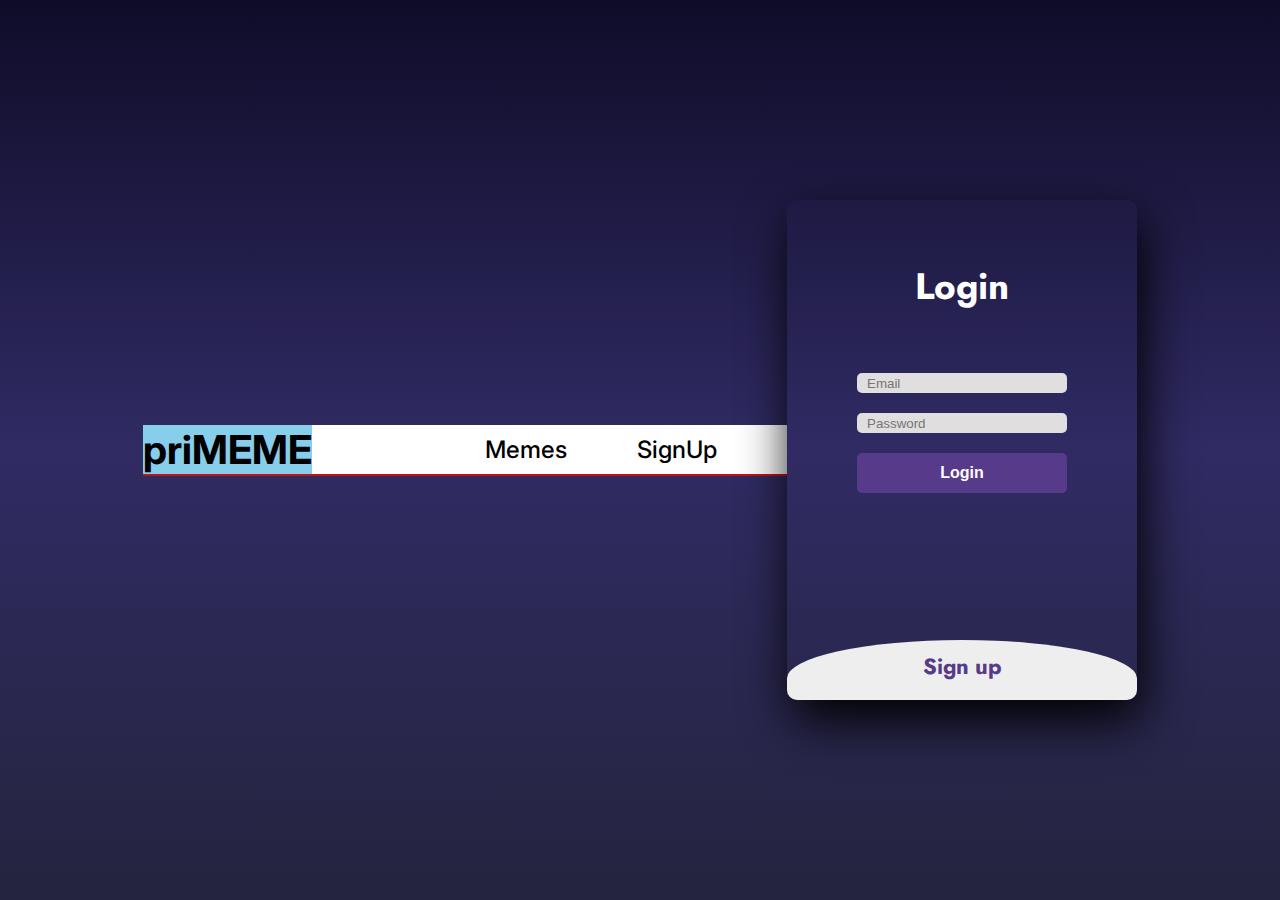
<file: login.html>
<!DOCTYPE html>
<html>
<head>
	<title>Slide Navbar</title>
	<link rel="stylesheet" type="text/css" href="login.css">
<link href="https://fonts.googleapis.com/css2?family=Jost:wght@500&display=swap" rel="stylesheet">
</head>
<body>
	<div class="navbar" style="border-bottom: 2px solid rgb(192, 19, 19)!important;
	box-shadow: #cf0202;">
	  <div class="logo">
		  <a href="index.html" style="text-decoration: none;"> <p>priMEME</p></a>
	  </div>
	  <div class="nav-links" style="margin-right: 70px;">
		<a href="meme.html">Memes</a>
		<!-- <a href="login.html">Login</a> -->
		<a href="Signup.html" >SignUp</a>
	  </div>
	</div>
	<div class="main">  	
		<input type="checkbox" id="chk" aria-hidden="true">

			<div class="signup">
				<form>
					<label for="chk" aria-hidden="true">Login</label>
					<input type="email" name="email" placeholder="Email" required="">
					<input type="password" name="pswd" placeholder="Password" required="">
					<button>Login</button>
				</form>
			</div>

			<div class="login">
				<form>
					
          <label for="chk" aria-hidden="true">Sign up</label>
					<input type="text" name="txt" placeholder="User name" required="">
					<input type="email" name="email" placeholder="Email" required="">
					<input type="password" name="pswd" placeholder="Password" required="">
					<button>Sign up</button>
				</form>
			</div>
	</div>
</body>
</html>
</file>
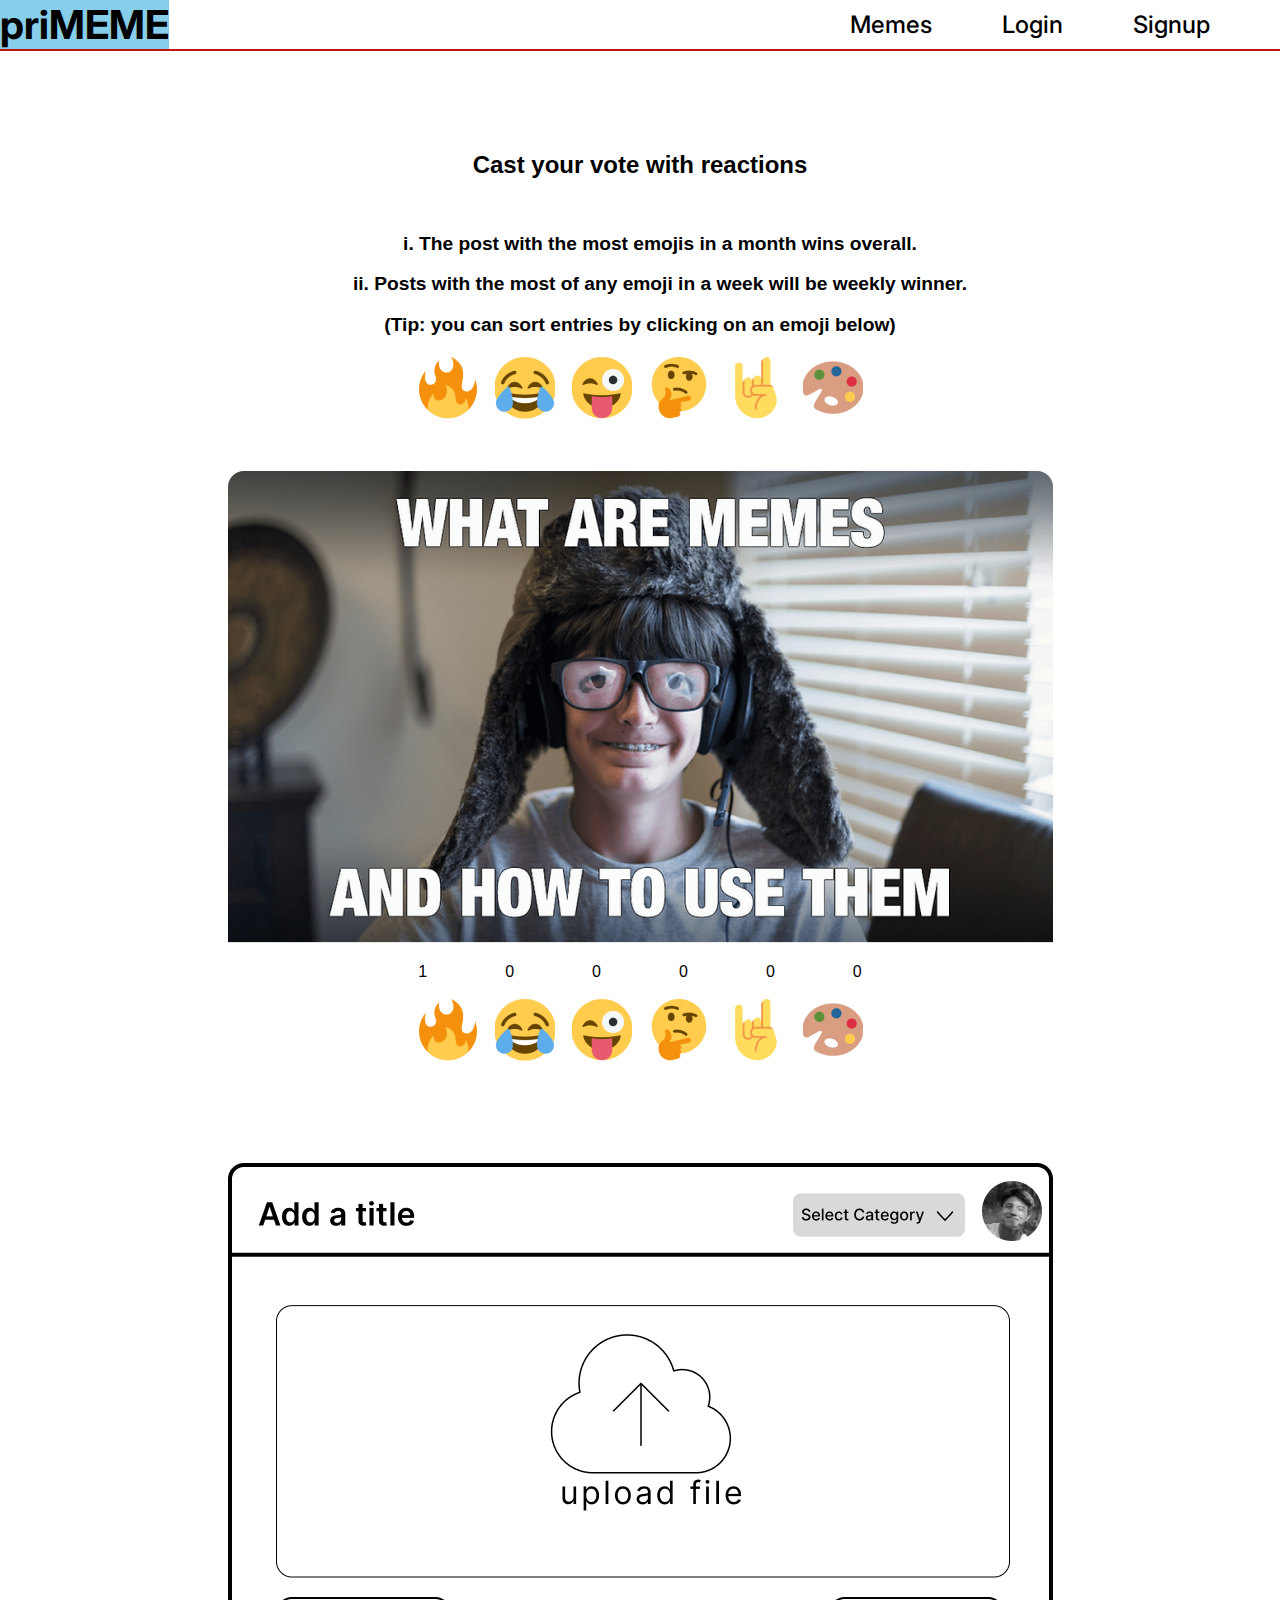
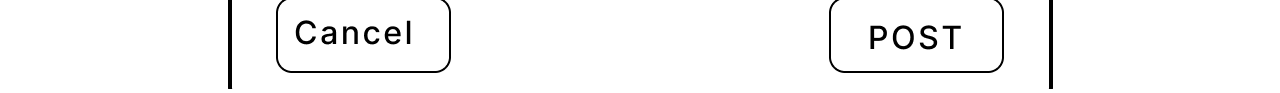
<file: meme.html>
<!DOCTYPE html>
<html lang="en">
<head>
    <meta charset="UTF-8">
    <meta http-equiv="X-UA-Compatible" content="IE=edge">
    <meta name="viewport" content="width=device-width, initial-scale=1.0">
    <link rel="stylesheet" href="meme.css">
    <title>Document</title>
    <style>
      

         @media (max-width: 768px) {
      .navbar {
        grid-template-columns: 1fr;
        justify-items: center;
      }
      
      .nav-links {
        margin-top: 20px;
        justify-content: center;
      }
    }
    * {
      box-sizing: border-box;
    }
    
    body {
      margin: 0;
      font-family: Arial, sans-serif;
      background-color: white;
      /* padding: 30px; */
    }
    
    /* Navigation bar */
    .navbar {
      display: grid;
      grid-template-columns: 1fr 1fr;
      align-items: center;
      background-color: white;
      color:black;
      /* padding: 10px; */
      box-shadow:#f2f2f2;
    }
    
    .navbar img {
      height: 50px;
    }
    
    .nav-links {
      display: flex;
      justify-content: flex-end;
    }
    
    .nav-links a {
      color: black;
      margin-left: 20px;
      font-size: 24px;
      font-weight: 500;
      text-decoration: none;
      font-family: 'Inter';
      /* border-left:1px solid black; */
      height:100%;
    

    }
    .logo p{
    color:black;
    font-family: 'Inter', sans-serif;
    font-weight: 700;
    font-size: 40px;
    background-color: skyblue;
  display: inline;
  /* border-right: 1px solid black; */
}
    </style>
</head>
<body>
    <div class="navbar" style="border-bottom: 2px solid rgb(192, 19, 19)!important;
    box-shadow: #cf0202;">
      <div class="logo">
       <a href="index.html" style="text-decoration: none;"> <p>priMEME</p></a>
      </div>
      <div class="nav-links" style="margin-right: 70px;">
        <a href="#">Memes</a>
        <a href="login.html">Login</a>
        <a href="Signup.html">Signup</a>
      </div>
    </div>
<div class="txt">
    <h2>Cast  your vote with reactions </h2>
    <br>
    
    <ul>
      <li><span>i.</span> The post with the most     emojis in a month wins overall.</li><br>
      <li><span>ii.</span> Posts with the most of any emoji in a week will be weekly winner.
        </li>

    </ul>
    <p style="font-weight: 600; font-size: larger;">(Tip: you can sort entries by clicking on an emoji below)</p>
<div class="emoji">
  <img src="img/image 1.png" alt="">
  <img src="img/image 2.png" alt="">
  <img src="img/image 3.png" alt="">
  <img src="img/image 4.png" alt="">
  <img src="img/image 5.png" alt="">
  <img src="img/image 6.png" alt="">
</div>
<div style="margin-top: 50px;"> <img src="img/image 8.png" alt=""></div>
<div class="num">
  <p>1</p>
  <p>0</p>
  <p>0</p>
  <p>0</p>
  <p>0</p>
  <p>0</p>
</div>
<div class="emoji">
  <img src="img/image 1.png" alt="">
  <img src="img/image 2.png" alt="">
  <img src="img/image 3.png" alt="">
  <img src="img/image 4.png" alt="">
  <img src="img/image 5.png" alt="">
  <img src="img/image 6.png" alt="">
</div>
</div>


<div class="txt">
  <img src="/img/create-post.png" alt="">
</div>

</div>
</body>
</html>
</file>
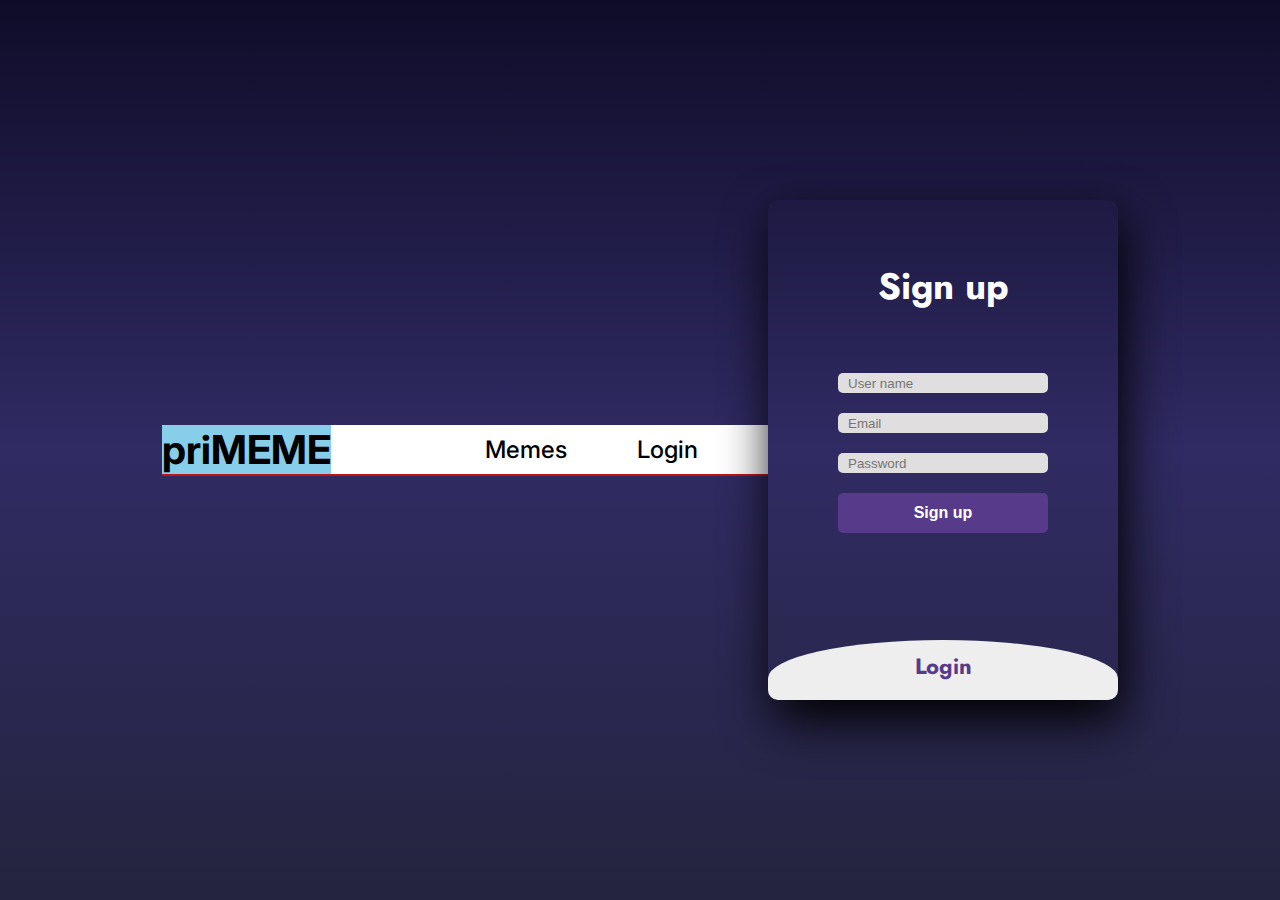
<file: Signup.html>
<!DOCTYPE html>
<html>
<head>
	<title>Slide Navbar</title>
	<link rel="stylesheet" type="text/css" href="signup.css">
<link href="https://fonts.googleapis.com/css2?family=Jost:wght@500&display=swap" rel="stylesheet">
</head>
<body>
  <div class="navbar" style="border-bottom: 2px solid rgb(192, 19, 19)!important;
  box-shadow: #cf0202;">
    <div class="logo">
      <p>priMEME</p>
    </div>
    <div class="nav-links" style="margin-right: 70px;">
      <a href="meme.html">Memes</a>
      <a href="login.html">Login</a>
      <!-- <a href="Signup.html" >Signup</a> -->
    </div>
  </div>
<!-- main -->
	<div class="main">  	
		<input type="checkbox" id="chk" aria-hidden="true">

			<div class="signup">
				<form>
					<label for="chk" aria-hidden="true">Sign up</label>
					<input type="text" name="txt" placeholder="User name" required="">
					<input type="email" name="email" placeholder="Email" required="">
					<input type="password" name="pswd" placeholder="Password" required="">
					<button>Sign up</button>
				</form>
			</div>

			<div class="login">
				<form>
					<label for="chk" aria-hidden="true">Login</label>
					<input type="email" name="email" placeholder="Email" required="">
					<input type="password" name="pswd" placeholder="Password" required="">
					<button>Login</button>
				</form>
			</div>
	</div>
</body>
</html>
</file>
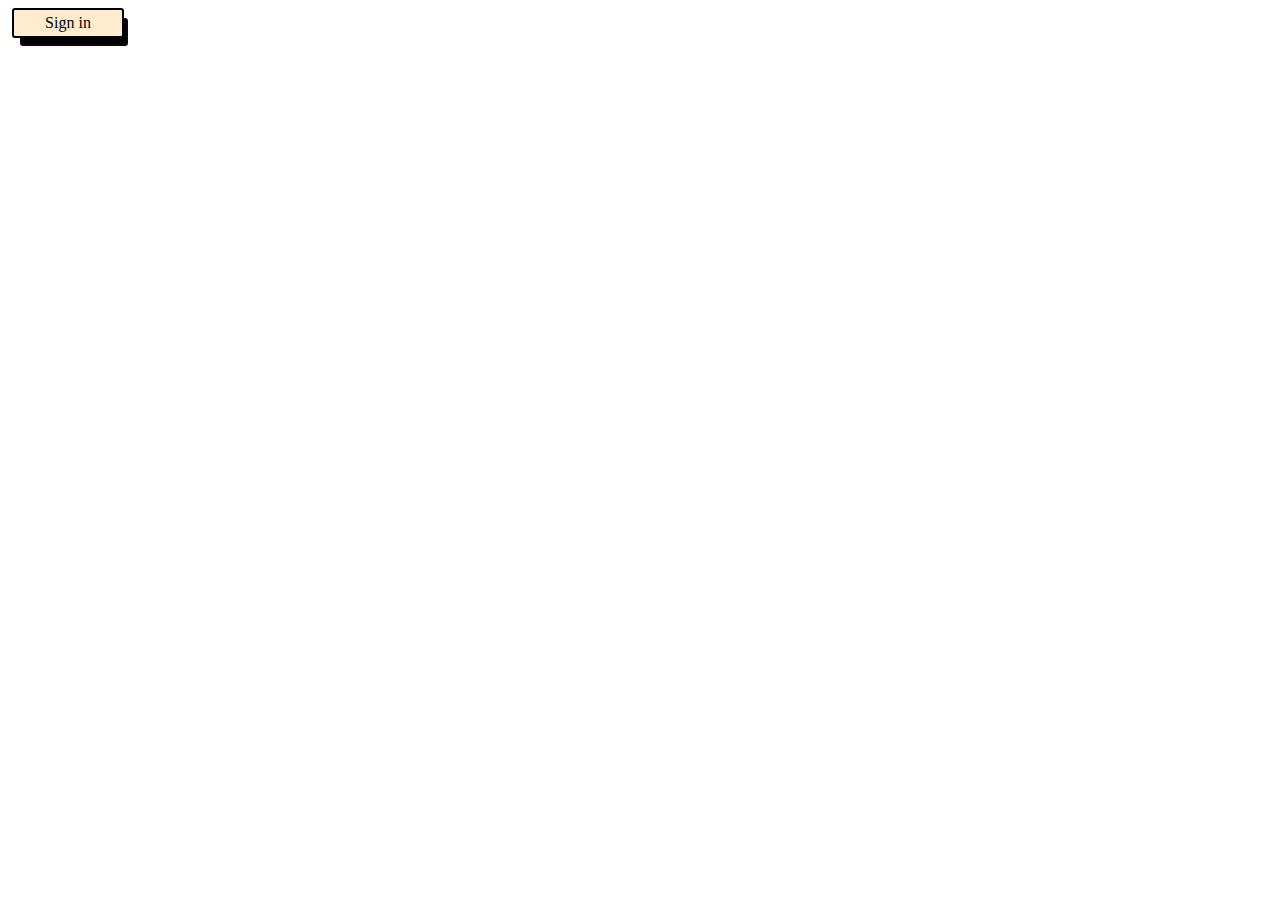
<file: try.html>
<!DOCTYPE html>
<html lang="en">
<head>
    <meta charset="UTF-8">
    <meta http-equiv="X-UA-Compatible" content="IE=edge">
    <meta name="viewport" content="width=device-width, initial-scale=1.0">
    <title>Document</title>
    <style>
        .div1{
            position: absolute;
 background-color: blanchedalmond;
            width: 100px;
            height: auto;
            border:2px solid black;
            text-align: center;
            padding: 4px;
            border-radius: 3px;
            z-index: 1;
            margin-left: 4px;
            /* box-shadow: 5px 8px 5px  #7b6de5; */

}
.div2{
    position: absolute;
    width: 80px;
            /* height: 10px; */
            border:2px solid rgb(10, 10, 10);
            margin-top: 10px;
            margin-left: 12px;
            background-color: rgb(0, 0, 0);
            padding: 12px;
            border-radius: 3px;
}

.main{
    position: relative;
}

    </style>
</head>
<body>
    <div class="main">
        <div class="div1">Sign in</div>
        <div class="div2"></div>
    </div>
   


</body>
</html>
</file>
<file: login.css>
@import url('https://fonts.googleapis.com/css2?family=Inter:wght@400;500;700;900&display=swap');

* {
    box-sizing: border-box;
  }
  
  body {
    margin: 0;
    font-family: Arial, sans-serif;
    background-color: white;
    /* padding: 30px; */
  }
  
  /* Navigation bar */
  .navbar {
    display: grid;
    grid-template-columns: 1fr 1fr;
    align-items: center;
    background-color: white;
    color:black;
    /* padding: 10px; */
    box-shadow:#f2f2f2;
  }
  
  .navbar img {
    height: 50px;
  }
  
  .nav-links {
    display: flex;
    justify-content: flex-end;
    gap: 50px;
  }
  
  .nav-links a {
    color: black;
    margin-left: 20px;
    font-size: 24px;
    font-weight: 500;
    text-decoration: none;
    font-family: 'Inter';
    /* border-left:1px solid black; */
    height:100%;
  

  }
  /* navbar */
.logo p{
    color:black;
    font-family: 'Inter', sans-serif;
    font-weight: 700;
    font-size: 40px;
    background-color: skyblue;
  display: inline;
  /* border-right: 1px solid black; */
}
@media (max-width: 768px) {
    .navbar {
      grid-template-columns: 1fr;
      justify-items: center;
    }
    
    .nav-links {
      margin-top: 20px;
      justify-content: center;
    }
}
body{
	margin: 0;
	padding: 0;
	display: flex;
	justify-content: center;
	align-items: center;
	min-height: 100vh;
	font-family: 'Jost', sans-serif;
	background: linear-gradient(to bottom, #0f0c29, #302b63, #24243e);
}
.main{
	width: 350px;
	height: 500px;
	background: red;
	overflow: hidden;
	background: url("https://doc-08-2c-docs.googleusercontent.com/docs/securesc/68c90smiglihng9534mvqmq1946dmis5/fo0picsp1nhiucmc0l25s29respgpr4j/1631524275000/03522360960922298374/03522360960922298374/1Sx0jhdpEpnNIydS4rnN4kHSJtU1EyWka?e=view&authuser=0&nonce=gcrocepgbb17m&user=03522360960922298374&hash=tfhgbs86ka6divo3llbvp93mg4csvb38") no-repeat center/ cover;
	border-radius: 10px;
	box-shadow: 5px 20px 50px #000;
}
#chk{
	display: none;
}
.signup{
	position: relative;
	width:100%;
	height: 100%;
}
label{
	color: #fff;
	font-size: 2.3em;
	justify-content: center;
	display: flex;
	margin: 60px;
	font-weight: bold;
	cursor: pointer;
	transition: .5s ease-in-out;
}
input{
	width: 60%;
	height: 20px;
	background: #e0dede;
	justify-content: center;
	display: flex;
	margin: 20px auto;
	padding: 10px;
	border: none;
	outline: none;
	border-radius: 5px;
}
button{
	width: 60%;
	height: 40px;
	margin: 10px auto;
	justify-content: center;
	display: block;
	color: #fff;
	background: #573b8a;
	font-size: 1em;
	font-weight: bold;
	margin-top: 20px;
	outline: none;
	border: none;
	border-radius: 5px;
	transition: .2s ease-in;
	cursor: pointer;
}
button:hover{
	background: #6d44b8;
}
.login{
	height: 460px;
	background: #eee;
	border-radius: 60% / 10%;
	transform: translateY(-180px);
	transition: .8s ease-in-out;
}
.login label{
	color: #573b8a;
	transform: scale(.6);
}

#chk:checked ~ .login{
	transform: translateY(-500px);
}
#chk:checked ~ .login label{
	transform: scale(1);	
}
#chk:checked ~ .signup label{
	transform: scale(.6);
}
</file>
<file: meme.css>
@import url('https://fonts.googleapis.com/css2?family=Inter:wght@400;500;700;900&display=swap');

.txt
{
    text-align: center;
    margin-top:100px;
}
ul>li{
    list-style:none;
    font-size: larger;
    font-weight: 600;
}
.emoji{
    display: flex;
    align-items: center;
    justify-content: center;
    gap: 17px;
    padding: 2px;
}
.num{
    display: flex;
    align-items: center;
    justify-content: center;
    gap: 78px;
    /* padding:50px; */
}
.main{
    border: 1px solid black;
    display: flex;
    justify-content: center;
    align-items: center;
    margin-left: 20%;
    margin-right: 20%;

}
.top{
    display: flex;
 justify-content: space-between;
    /* justify-content:space-evenly; */
    gap:80px;
}
.navbar {
    display: grid;
    grid-template-columns: 1fr 1fr;
    align-items: center;
    background-color: white;
    color:black;
    /* padding: 10px; */
    box-shadow:#f2f2f2;
  }
  
  .navbar img {
    height: 50px;
  }
  
  .nav-links {
    display: flex;
    justify-content: flex-end;
    gap: 50px;
  }
  
  .nav-links a {
    color: black;
    margin-left: 20px;
    font-size: 24px;
    font-weight: 500;
    text-decoration: none;
    font-family: 'Inter';
    /* border-left:1px solid black; */
    height:100%;
  

  }
</file>
<file: signup.css>
@import url('https://fonts.googleapis.com/css2?family=Inter:wght@400;500;700;900&display=swap');
* {
  box-sizing: border-box;
}

body {
  margin: 0;
  font-family: Arial, sans-serif;
  background-color: white;
  /* padding: 30px; */
}

/* Navigation bar */
.navbar {
  display: grid;
  grid-template-columns: 1fr 1fr;
  align-items: center;
  background-color: white;
  color:black;
  /* padding: 10px; */
  box-shadow:#f2f2f2;
}

.navbar img {
  height: 50px;
}

.nav-links {
  display: flex;
  justify-content: flex-end;
  gap: 50px;
}

.nav-links a {
  color: black;
  margin-left: 20px;
  font-size: 24px;
  font-weight: 500;
  text-decoration: none;
  font-family: 'Inter';
  /* border-left:1px solid black; */
  height:100%;


}
 @media (max-width: 768px) {
      .navbar {
        grid-template-columns: 1fr;
        justify-items: center;
      }
      
      .nav-links {
        margin-top: 20px;
        justify-content: center;
      }
    }
    
.logo p{
  color:black;
  font-family: 'Inter', sans-serif;
  font-weight: 700;
  font-size: 40px;
  background-color: skyblue;
display: inline;
/* border-right: 1px solid black; */
}



body{

	margin: 0;
	padding: 0;
	display: flex;
	justify-content: center;
	align-items: center;
	min-height: 100vh;
	font-family: 'Jost', sans-serif;
	background: linear-gradient(to bottom, #0f0c29, #302b63, #24243e);
}
.main{
	width: 350px;
	height: 500px;
	background: red;
	overflow: hidden;
	background: url("https://doc-08-2c-docs.googleusercontent.com/docs/securesc/68c90smiglihng9534mvqmq1946dmis5/fo0picsp1nhiucmc0l25s29respgpr4j/1631524275000/03522360960922298374/03522360960922298374/1Sx0jhdpEpnNIydS4rnN4kHSJtU1EyWka?e=view&authuser=0&nonce=gcrocepgbb17m&user=03522360960922298374&hash=tfhgbs86ka6divo3llbvp93mg4csvb38") no-repeat center/ cover;
	border-radius: 10px;
	box-shadow: 5px 20px 50px #000;
}
#chk{
	display: none;
}
.signup{
	position: relative;
	width:100%;
	height: 100%;
}
label{
	color: #fff;
	font-size: 2.3em;
	justify-content: center;
	display: flex;
	margin: 60px;
	font-weight: bold;
	cursor: pointer;
	transition: .5s ease-in-out;
}
input{
	width: 60%;
	height: 20px;
	background: #e0dede;
	justify-content: center;
	display: flex;
	margin: 20px auto;
	padding: 10px;
	border: none;
	outline: none;
	border-radius: 5px;
}
button{
	width: 60%;
	height: 40px;
	margin: 10px auto;
	justify-content: center;
	display: block;
	color: #fff;
	background: #573b8a;
	font-size: 1em;
	font-weight: bold;
	margin-top: 20px;
	outline: none;
	border: none;
	border-radius: 5px;
	transition: .2s ease-in;
	cursor: pointer;
}
button:hover{
	background: #6d44b8;
}
.login{
	height: 460px;
	background: #eee;
	border-radius: 60% / 10%;
	transform: translateY(-180px);
	transition: .8s ease-in-out;
}
.login label{
	color: #573b8a;
	transform: scale(.6);
}

#chk:checked ~ .login{
	transform: translateY(-500px);
}
#chk:checked ~ .login label{
	transform: scale(1);	
}
#chk:checked ~ .signup label{
	transform: scale(.6);
}
</file>
